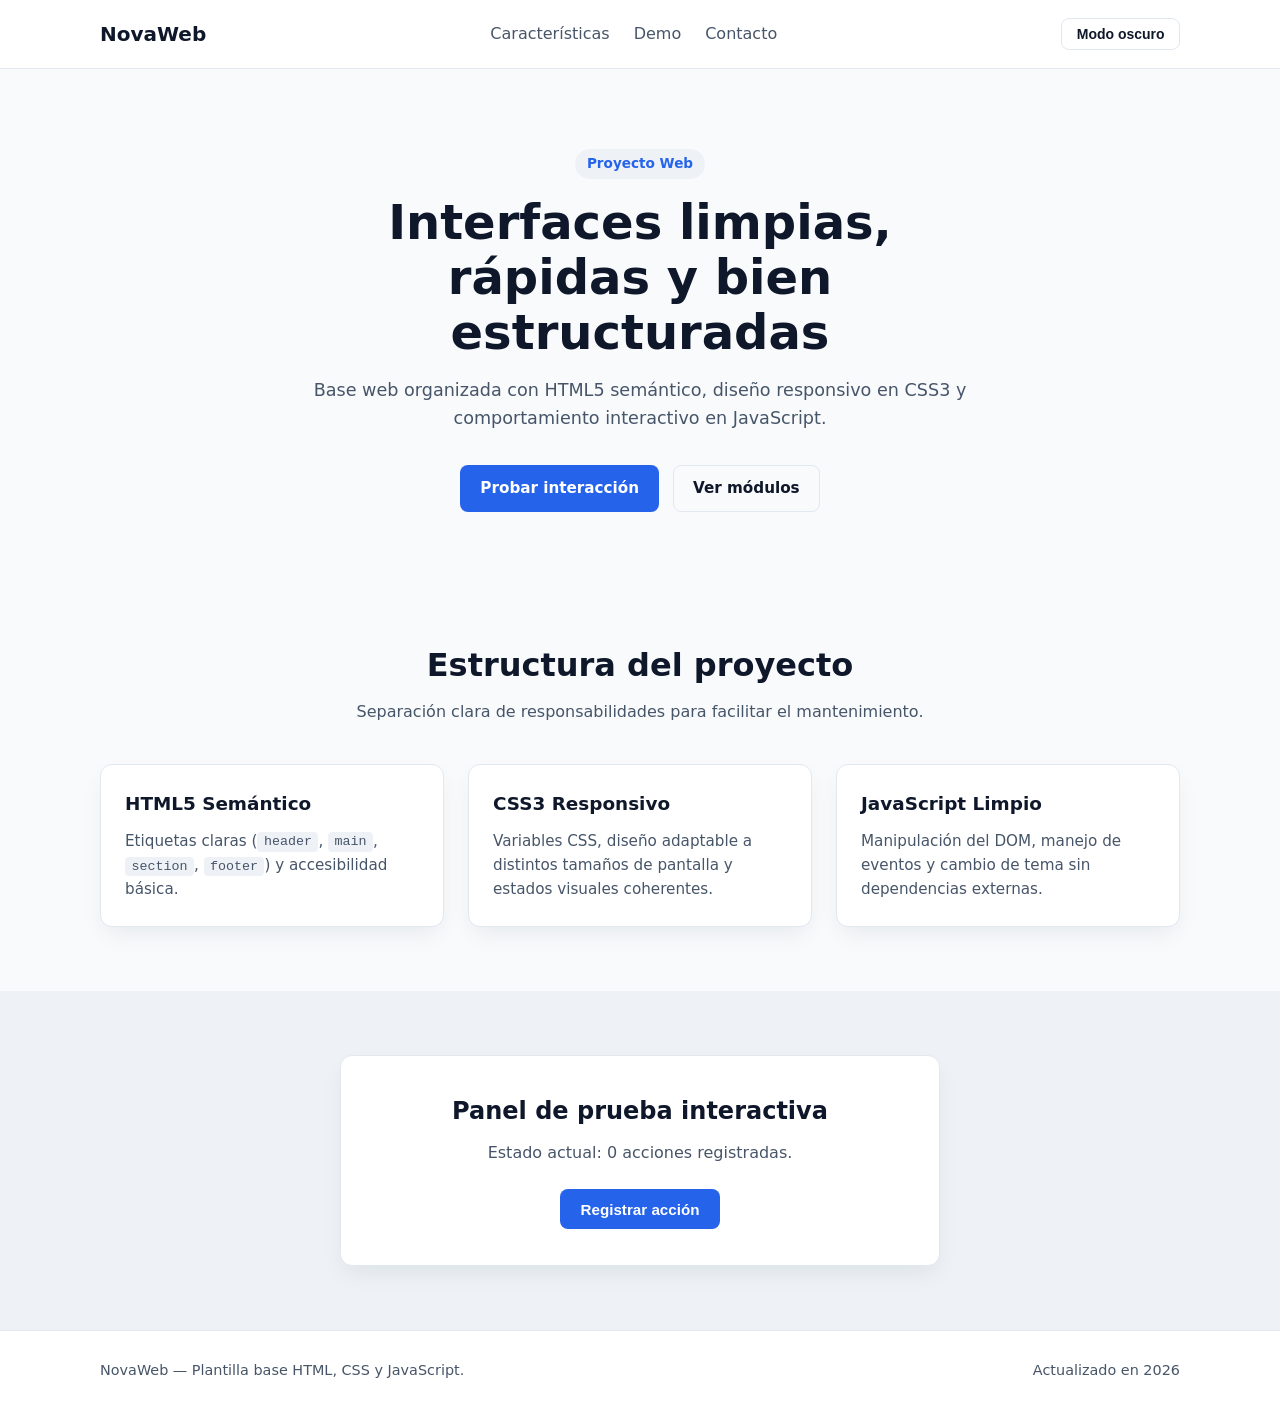
<file: index.html>
<!DOCTYPE html>
<html lang="es">
<head>
  <meta charset="UTF-8" />
  <meta name="viewport" content="width=device-width, initial-scale=1.0" />
  <title>NovaWeb — Presentación de Proyecto</title>
  <link rel="stylesheet" href="styles.css" />
</head>
<body>
  <header class="navbar">
    <div class="container navbar__content">
      <a href="#" class="logo">NovaWeb</a>
      <nav class="nav-links" aria-label="Navegación principal">
        <a href="#caracteristicas">Características</a>
        <a href="#demo">Demo</a>
        <a href="#contacto">Contacto</a>
      </nav>
      <button id="btnTema" class="btn btn--ghost" type="button">Modo oscuro</button>
    </div>
  </header>

  <main>
    <section class="hero">
      <div class="container hero__content">
        <span class="badge">Proyecto Web</span>
        <h1>Interfaces limpias, rápidas y bien estructuradas</h1>
        <p class="hero__subtitle">
          Base web organizada con HTML5 semántico, diseño responsivo en CSS3 y
          comportamiento interactivo en JavaScript.
        </p>
        <div class="hero__actions">
          <a href="#demo" class="btn btn--primary">Probar interacción</a>
          <a href="#caracteristicas" class="btn btn--secondary">Ver módulos</a>
        </div>
      </div>
    </section>

    <section id="caracteristicas" class="section">
      <div class="container">
        <div class="section__header">
          <h2>Estructura del proyecto</h2>
          <p>Separación clara de responsabilidades para facilitar el mantenimiento.</p>
        </div>
        <div class="grid">
          <article class="card">
            <h3>HTML5 Semántico</h3>
            <p>Etiquetas claras (<code>header</code>, <code>main</code>, <code>section</code>, <code>footer</code>) y accesibilidad básica.</p>
          </article>
          <article class="card">
            <h3>CSS3 Responsivo</h3>
            <p>Variables CSS, diseño adaptable a distintos tamaños de pantalla y estados visuales coherentes.</p>
          </article>
          <article class="card">
            <h3>JavaScript Limpio</h3>
            <p>Manipulación del DOM, manejo de eventos y cambio de tema sin dependencias externas.</p>
          </article>
        </div>
      </div>
    </section>

    <section id="demo" class="section section--alt">
      <div class="container demo-box">
        <h2>Panel de prueba interactiva</h2>
        <p id="estadoDemo">Estado actual: 0 acciones registradas.</p>
        <button id="btnRegistrar" class="btn btn--primary" type="button">
          Registrar acción
        </button>
      </div>
    </section>
  </main>

  <footer id="contacto" class="footer">
    <div class="container footer__content">
      <p>NovaWeb — Plantilla base HTML, CSS y JavaScript.</p>
      <p class="footer__meta">Actualizado en 2026</p>
    </div>
  </footer>

  <script src="app.js"></script>
</body>
</html>
</file>
<file: styles.css>
:root {
  --bg: #f8fafc;
  --bg-alt: #eef2f6;
  --surface: #ffffff;
  --text: #0f172a;
  --text-muted: #475569;
  --primary: #2563eb;
  --primary-hover: #1d4ed8;
  --border: #e2e8f0;
  --shadow: 0 10px 25px -5px rgba(15, 23, 42, 0.08);
}

body.dark-theme {
  --bg: #0b1120;
  --bg-alt: #111827;
  --surface: #1e293b;
  --text: #f8fafc;
  --text-muted: #94a3b8;
  --primary: #3b82f6;
  --primary-hover: #60a5fa;
  --border: #334155;
  --shadow: 0 10px 25px -5px rgba(0, 0, 0, 0.45);
}

* {
  box-sizing: border-box;
  margin: 0;
  padding: 0;
}

html {
  scroll-behavior: smooth;
}

body {
  font-family: system-ui, -apple-system, "Segoe UI", Roboto, sans-serif;
  background-color: var(--bg);
  color: var(--text);
  line-height: 1.6;
  transition: background-color 0.25s ease, color 0.25s ease;
}

.container {
  width: min(1080px, 90%);
  margin: 0 auto;
}

/* Barra superior */
.navbar {
  position: sticky;
  top: 0;
  z-index: 10;
  background-color: var(--surface);
  border-bottom: 1px solid var(--border);
}

.navbar__content {
  display: flex;
  align-items: center;
  justify-content: space-between;
  gap: 1rem;
  min-height: 68px;
}

.logo {
  font-size: 1.25rem;
  font-weight: 700;
  text-decoration: none;
  color: var(--text);
}

.nav-links {
  display: flex;
  gap: 1.5rem;
}

.nav-links a {
  text-decoration: none;
  color: var(--text-muted);
  font-weight: 500;
}

.nav-links a:hover {
  color: var(--primary);
}

/* Botones */
.btn {
  display: inline-flex;
  align-items: center;
  justify-content: center;
  padding: 0.65rem 1.2rem;
  border-radius: 8px;
  font-size: 0.95rem;
  font-weight: 600;
  text-decoration: none;
  border: 1px solid transparent;
  cursor: pointer;
  transition: background-color 0.2s ease, color 0.2s ease, border-color 0.2s ease;
}

.btn--primary {
  background-color: var(--primary);
  color: #ffffff;
}

.btn--primary:hover {
  background-color: var(--primary-hover);
}

.btn--secondary {
  background-color: transparent;
  color: var(--text);
  border-color: var(--border);
}

.btn--secondary:hover {
  border-color: var(--primary);
  color: var(--primary);
}

.btn--ghost {
  background-color: transparent;
  color: var(--text);
  border-color: var(--border);
  padding: 0.45rem 0.9rem;
  font-size: 0.875rem;
}

.btn--ghost:hover {
  background-color: var(--bg-alt);
}

/* Hero */
.hero {
  padding: 5rem 0 4rem;
  text-align: center;
}

.hero__content {
  max-width: 720px;
}

.badge {
  display: inline-block;
  padding: 0.25rem 0.75rem;
  border-radius: 999px;
  background-color: var(--bg-alt);
  color: var(--primary);
  font-size: 0.85rem;
  font-weight: 600;
  margin-bottom: 1rem;
}

.hero h1 {
  font-size: clamp(2rem, 4vw, 3rem);
  line-height: 1.15;
  margin-bottom: 1rem;
}

.hero__subtitle {
  color: var(--text-muted);
  font-size: 1.1rem;
  margin-bottom: 2rem;
}

.hero__actions {
  display: flex;
  flex-wrap: wrap;
  justify-content: center;
  gap: 0.85rem;
}

/* Secciones y tarjetas */
.section {
  padding: 4rem 0;
}

.section--alt {
  background-color: var(--bg-alt);
}

.section__header {
  text-align: center;
  margin-bottom: 2.5rem;
}

.section__header h2 {
  font-size: 2rem;
  margin-bottom: 0.5rem;
}

.section__header p {
  color: var(--text-muted);
}

.grid {
  display: grid;
  grid-template-columns: repeat(auto-fit, minmax(260px, 1fr));
  gap: 1.5rem;
}

.card {
  background-color: var(--surface);
  border: 1px solid var(--border);
  border-radius: 12px;
  padding: 1.5rem;
  box-shadow: var(--shadow);
}

.card h3 {
  margin-bottom: 0.6rem;
  font-size: 1.15rem;
}

.card p {
  color: var(--text-muted);
  font-size: 0.95rem;
}

code {
  background-color: var(--bg-alt);
  padding: 0.15rem 0.4rem;
  border-radius: 4px;
  font-size: 0.88em;
}

.demo-box {
  background-color: var(--surface);
  border: 1px solid var(--border);
  border-radius: 12px;
  padding: 2.25rem;
  text-align: center;
  max-width: 600px;
  box-shadow: var(--shadow);
}

.demo-box h2 {
  margin-bottom: 0.6rem;
}

.demo-box p {
  color: var(--text-muted);
  margin-bottom: 1.5rem;
}

/* Footer */
.footer {
  border-top: 1px solid var(--border);
  padding: 1.75rem 0;
  background-color: var(--surface);
}

.footer__content {
  display: flex;
  flex-wrap: wrap;
  align-items: center;
  justify-content: space-between;
  gap: 0.75rem;
  color: var(--text-muted);
  font-size: 0.9rem;
}

@media (max-width: 640px) {
  .nav-links {
    display: none;
  }
}
</file>
